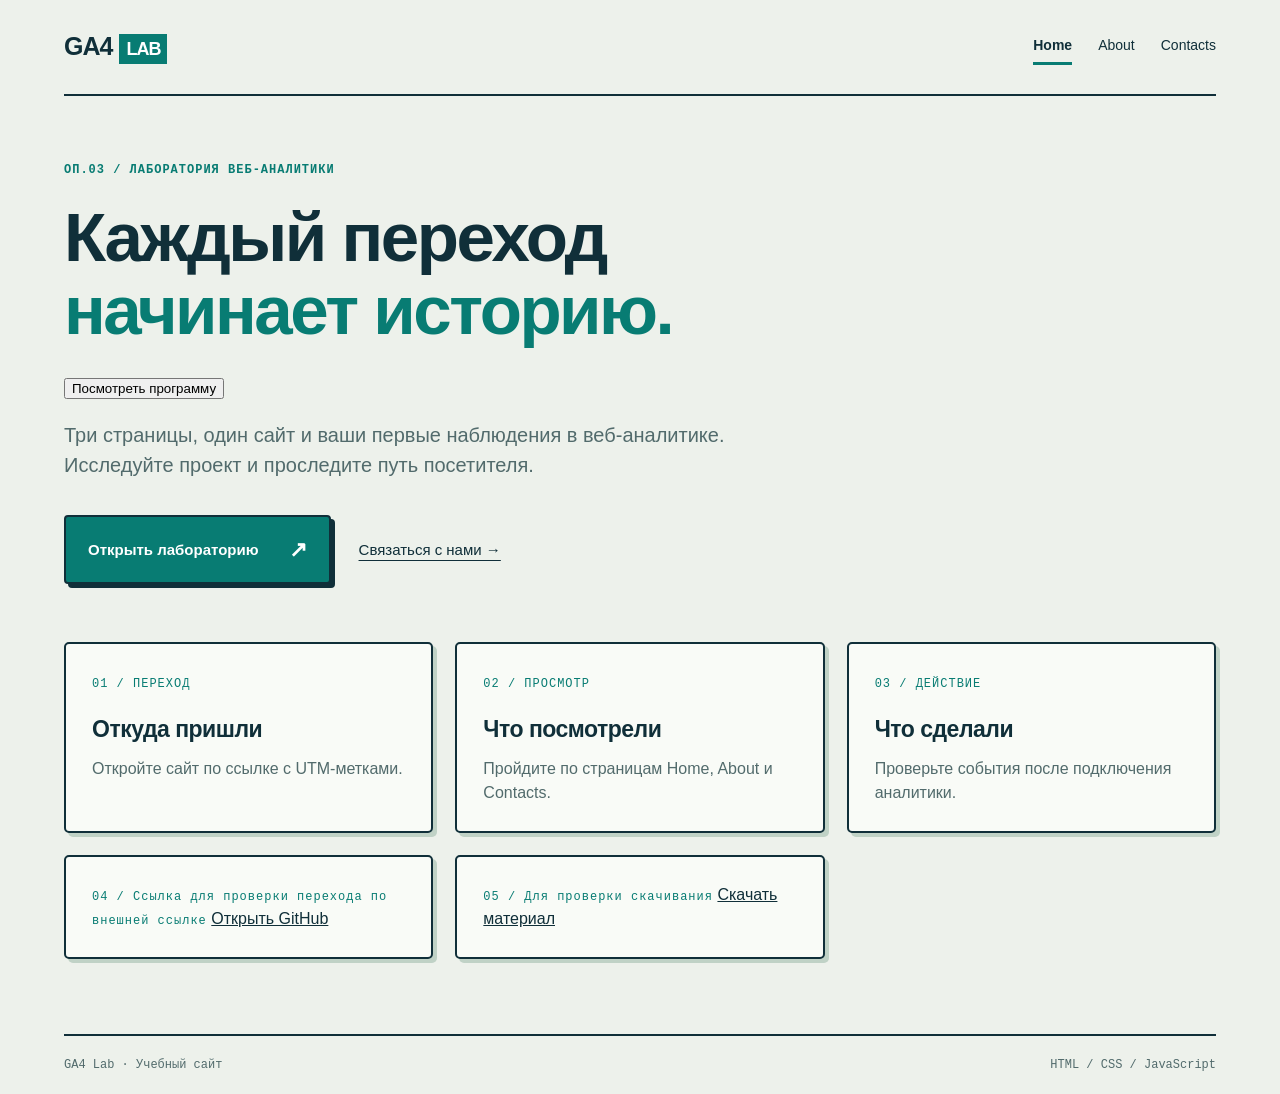
<file: index.html>
<!doctype html>
<html lang="ru">

<head>
  <!-- На занятии вставьте Google Tag сразу после открывающего head. -->
  <!-- Google tag (gtag.js) -->
  <script async src="https://www.googletagmanager.com/gtag/js?id=G-JCLZ7XSDVT"></script>
  <script>
    window.dataLayer = window.dataLayer || [];
    function gtag() { dataLayer.push(arguments); }
    gtag('js', new Date());

    gtag('config', 'G-JCLZ7XSDVT');
  </script>
  <meta charset="utf-8">
  <meta name="viewport" content="width=device-width, initial-scale=1">
  <meta name="description" content="Учебная лаборатория веб-аналитики: страницы, переходы и события.">
  <title>Home — GA4 Lab</title>
  <link rel="stylesheet" href="css/style.css">
  <script src="js/script.js" defer></script>
</head>

<body>
  <header><a class="brand" href="index.html">GA4<span>LAB</span></a>
    <nav aria-label="Основная навигация"><a href="index.html" aria-current="page">Home</a><a
        href="about.html">About</a><a href="contacts.html">Contacts</a></nav>
  </header>
  <main>
    <p class="eyebrow">ОП.03 / ЛАБОРАТОРИЯ ВЕБ-АНАЛИТИКИ</p>
    <h1>Каждый переход<br><em>начинает историю.</em></h1>
    <button id="program-cta" type="button">
      Посмотреть программу
    </button>
    <div id="program-preview" hidden>
      <h2>Программа открыта</h2>
      <p>События, параметры, DebugView и ключевые действия.</p>
    </div>
    <p class="lead">Три страницы, один сайт и ваши первые наблюдения в веб-аналитике. Исследуйте проект и проследите
      путь посетителя.</p>
    <div class="actions"><a class="button" href="about.html">Открыть лабораторию <span>↗</span></a><a class="secondary"
        href="contacts.html">Связаться с нами →</a></div>
    <section class="cards" aria-label="Что можно изучить">
      <article><small>01 / ПЕРЕХОД</small>
        <h2>Откуда пришли</h2>
        <p>Откройте сайт по ссылке с UTM-метками.</p>
      </article>
      <article><small>02 / ПРОСМОТР</small>
        <h2>Что посмотрели</h2>
        <p>Пройдите по страницам Home, About и Contacts.</p>
      </article>
      <article><small>03 / ДЕЙСТВИЕ</small>
        <h2>Что сделали</h2>
        <p>Проверьте события после подключения аналитики.</p>
      </article>
      <article><small>04 / Ссылка для проверки перехода по внешней ссылке</small>
        <a href="https://github.com/" target="_blank" rel="noopener noreferrer">
          Открыть GitHub
        </a>        
      </article>
      <article><small>05 / Для проверки скачивания</small>
        <a href="assets/analytics-guide.pdf" download>
          Скачать материал
        </a>
      </article>
    </section>
  </main>
  <footer><span>GA4 Lab · Учебный сайт</span><span>HTML / CSS / JavaScript</span></footer>
</body>

</html>
</file>
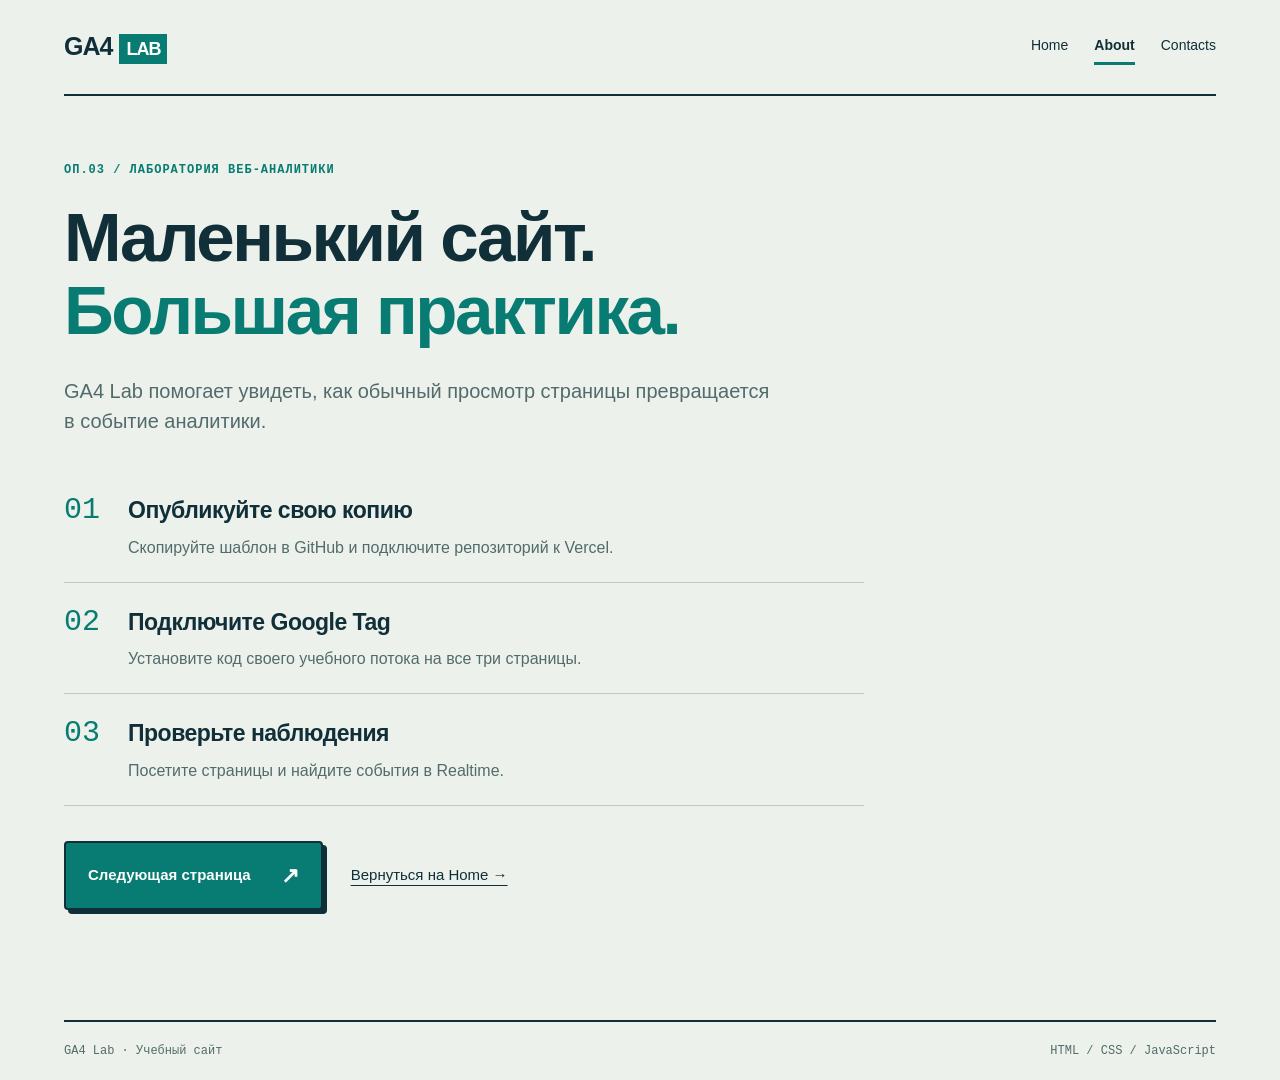
<file: about.html>
<!doctype html>
<html lang="ru">

<head>
  <!-- На занятии вставьте Google Tag сразу после открывающего head. -->
  <!-- Google tag (gtag.js) -->
  <script async src="https://www.googletagmanager.com/gtag/js?id=G-JCLZ7XSDVT"></script>
  <script>
    window.dataLayer = window.dataLayer || [];
    function gtag() { dataLayer.push(arguments); }
    gtag('js', new Date());

    gtag('config', 'G-JCLZ7XSDVT');
  </script>
  <meta charset="utf-8">
  <meta name="viewport" content="width=device-width, initial-scale=1">
  <meta name="description" content="Учебная лаборатория веб-аналитики: страницы, переходы и события.">
  <title>About — GA4 Lab</title>
  <link rel="stylesheet" href="css/style.css">
  <script src="js/script.js" defer></script>
</head>

<body>
  <header><a class="brand" href="index.html">GA4<span>LAB</span></a>
    <nav aria-label="Основная навигация"><a href="index.html">Home</a><a href="about.html"
        aria-current="page">About</a><a href="contacts.html">Contacts</a></nav>
  </header>
  <main>
    <p class="eyebrow">ОП.03 / ЛАБОРАТОРИЯ ВЕБ-АНАЛИТИКИ</p>
    <h1>Маленький сайт.<br><em>Большая практика.</em></h1>
    <p class="lead">GA4 Lab помогает увидеть, как обычный просмотр страницы превращается в событие аналитики.</p>
    <section class="steps" aria-label="Этапы практики">
      <article><b>01</b>
        <div>
          <h2>Опубликуйте свою копию</h2>
          <p>Скопируйте шаблон в GitHub и подключите репозиторий к Vercel.</p>
        </div>
      </article>
      <article><b>02</b>
        <div>
          <h2>Подключите Google Tag</h2>
          <p>Установите код своего учебного потока на все три страницы.</p>
        </div>
      </article>
      <article><b>03</b>
        <div>
          <h2>Проверьте наблюдения</h2>
          <p>Посетите страницы и найдите события в Realtime.</p>
        </div>
      </article>
    </section>
    <div class="actions"><a class="button" href="contacts.html">Следующая страница <span>↗</span></a><a
        class="secondary" href="index.html">Вернуться на Home →</a></div>
  </main>
  <footer><span>GA4 Lab · Учебный сайт</span><span>HTML / CSS / JavaScript</span></footer>
</body>

</html>
</file>
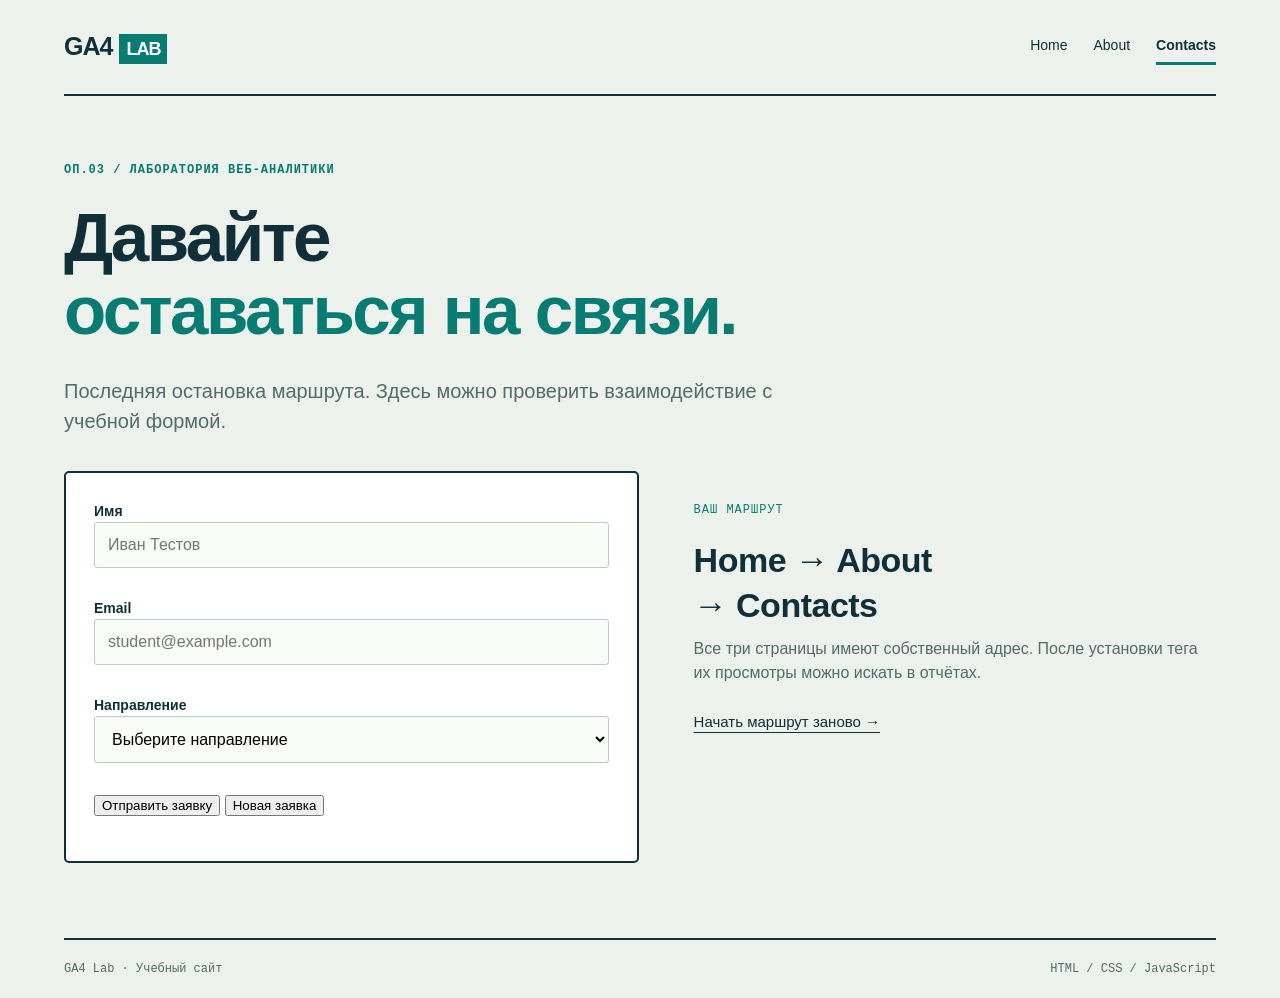
<file: contacts.html>
<!doctype html>
<html lang="ru">

<head>
  <!-- На занятии вставьте Google Tag сразу после открывающего head. -->
  <!-- Google tag (gtag.js) -->
  <script async src="https://www.googletagmanager.com/gtag/js?id=G-JCLZ7XSDVT"></script>
  <script>
    window.dataLayer = window.dataLayer || [];
    function gtag() { dataLayer.push(arguments); }
    gtag('js', new Date());

    gtag('config', 'G-JCLZ7XSDVT');
  </script>
  <meta charset="utf-8">
  <meta name="viewport" content="width=device-width, initial-scale=1">
  <meta name="description" content="Учебная лаборатория веб-аналитики: страницы, переходы и события.">
  <title>Contacts — GA4 Lab</title>
  <link rel="stylesheet" href="css/style.css">
  <script src="js/script.js" defer></script>
</head>

<body>
  <header><a class="brand" href="index.html">GA4<span>LAB</span></a>
    <nav aria-label="Основная навигация"><a href="index.html">Home</a><a href="about.html">About</a><a
        href="contacts.html" aria-current="page">Contacts</a></nav>
  </header>
  <main>
    <p class="eyebrow">ОП.03 / ЛАБОРАТОРИЯ ВЕБ-АНАЛИТИКИ</p>
    <h1>Давайте<br><em>оставаться на связи.</em></h1>
    <p class="lead">Последняя остановка маршрута. Здесь можно проверить взаимодействие с учебной формой.</p>
    <div class="contact-grid">
      <form id="lead-form" action="https://script.google.com/macros/s/AKfycbyLXQihxJaOfjpx7i7JXadzcfMSe6jcl-5RBjsvyLAxAJNcNPCGrWrh_nnUeJxen_2D/exec" method="POST" target="submission-frame">
        <label>Имя
          <input name="name" required maxlength="200" autocomplete="off" placeholder="Иван Тестов">
        </label>
        <label>Email
          <input name="email" type="email" required maxlength="200" autocomplete="off" placeholder="student@example.com">
        </label>
        <label>Направление
          <select name="direction" required>
            <option value="">Выберите направление</option>
            <option value="frontend">Frontend</option>
            <option value="backend">Backend</option>
            <option value="data">Data</option>
          </select>
        </label>
        <input type="hidden" name="request_id" id="request_id">
        <input type="hidden" name="utm_source" id="utm_source">
        <input type="hidden" name="utm_medium" id="utm_medium">
        <input type="hidden" name="utm_campaign" id="utm_campaign">
        <button type="submit">Отправить заявку</button>
        <button type="reset">Новая заявка</button>
        <p id="form-status" role="status"></p>
      </form>
      <iframe name="submission-frame" id="submission-frame" title="Ответ приёмника заявок" hidden></iframe>
      <aside><span class="tag">ВАШ МАРШРУТ</span>
        <h2>Home → About<br>→ Contacts</h2>
        <p>Все три страницы имеют собственный адрес. После установки тега их просмотры можно искать в отчётах.</p><a
          class="secondary" href="index.html">Начать маршрут заново →</a>
      </aside>
    </div>
  </main>
  <footer><span>GA4 Lab · Учебный сайт</span><span>HTML / CSS / JavaScript</span></footer>
</body>

</html>
</file>
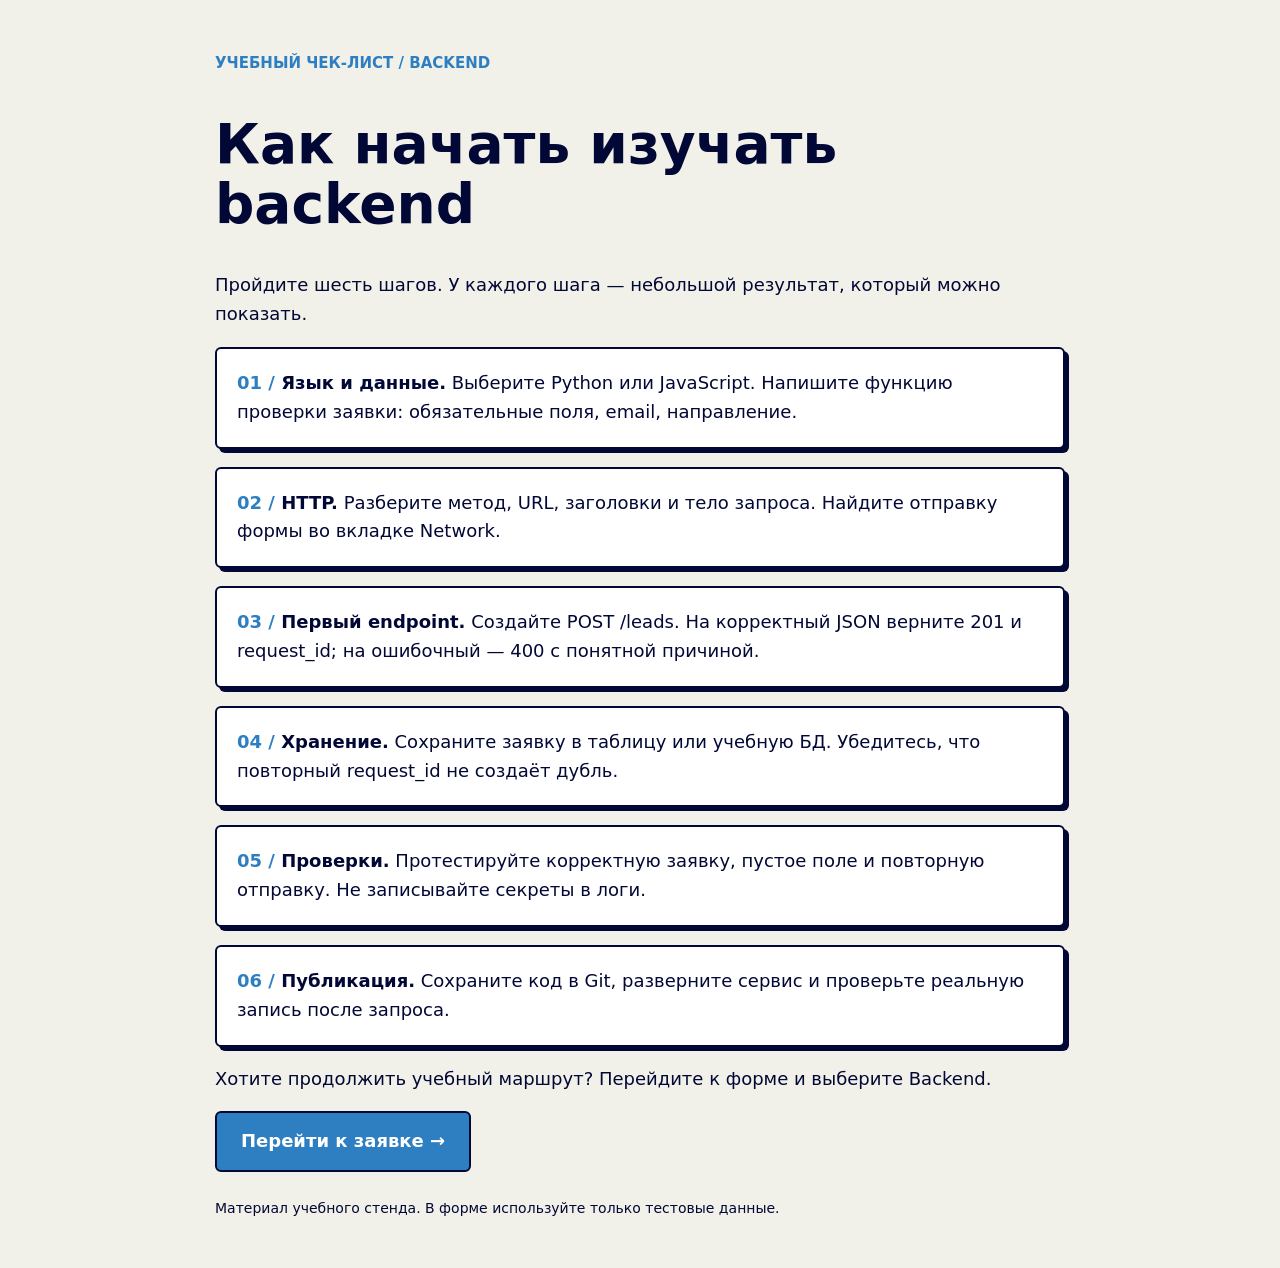
<file: guide.html>
<!doctype html>
<html lang="ru">

<head>
    <meta charset="utf-8">
    <meta name="viewport" content="width=device-width,initial-scale=1">
    <title>Как начать изучать backend · Учебный материал</title>
    <!-- Для другого проекта замените ID в двух строках ниже на ID своего веб-потока. -->
    <script async src="https://www.googletagmanager.com/gtag/js?id=G-JCLZ7XSDVT"></script>
    <script>window.dataLayer = window.dataLayer || []; function gtag() { dataLayer.push(arguments) } gtag('js', new Date()); gtag('config', 'G-JCLZ7XSDVT');</script>
    <style>
        body {
            margin: 0;
            background: #f2f1e9;
            color: #020835;
            font: 18px/1.6 system-ui, sans-serif
        }

        main {
            max-width: 850px;
            margin: 0 auto;
            padding: 48px 22px
        }

        small {
            color: #2d7fc1;
            font-weight: 700
        }

        h1 {
            font-size: clamp(32px, 6vw, 55px);
            line-height: 1.1
        }

        ol {
            padding: 0;
            list-style: none;
            counter-reset: steps
        }

        li {
            counter-increment: steps;
            border: 2px solid #020835;
            padding: 20px;
            margin: 18px 0;
            background: white;
            border-radius: 6px;
            box-shadow: 4px 4px #020835
        }

        li:before {
            content: counter(steps, decimal-leading-zero)' / ';
            color: #2d7fc1;
            font-weight: bold
        }

        a {
            display: inline-block;
            background: #2d7fc1;
            color: white;
            border: 2px solid #020835;
            border-radius: 6px;
            padding: 14px 24px;
            text-decoration: none;
            font-weight: 700
        }

        a:focus-visible {
            outline: 4px solid #be7414;
            outline-offset: 4px
        }

        footer {
            font-size: 14px;
            margin-top: 25px
        }

        code {
            overflow-wrap: anywhere
        }
    </style>
    <script src="js/guide.js" defer></script>
</head>

<body>
    <main><small>УЧЕБНЫЙ ЧЕК-ЛИСТ / BACKEND</small>
        <h1>Как начать изучать backend</h1>
        <p>Пройдите шесть шагов. У каждого шага — небольшой результат, который можно показать.</p>
        <ol>
            <li><b>Язык и данные.</b> Выберите Python или JavaScript. Напишите функцию проверки заявки: обязательные
                поля, email, направление.</li>
            <li><b>HTTP.</b> Разберите метод, URL, заголовки и тело запроса. Найдите отправку формы во вкладке Network.
            </li>
            <li><b>Первый endpoint.</b> Создайте POST /leads. На корректный JSON верните 201 и request_id; на ошибочный
                — 400 с понятной причиной.</li>
            <li><b>Хранение.</b> Сохраните заявку в таблицу или учебную БД. Убедитесь, что повторный request_id не
                создаёт дубль.</li>
            <li><b>Проверки.</b> Протестируйте корректную заявку, пустое поле и повторную отправку. Не записывайте
                секреты в логи.</li>
            <li><b>Публикация.</b> Сохраните код в Git, разверните сервис и проверьте реальную запись после запроса.
            </li>
        </ol>
        <p>Хотите продолжить учебный маршрут? Перейдите к форме и выберите Backend.</p><a id="lead-link"
            href="contacts.html">Перейти к заявке →</a>
        <footer>Материал учебного стенда. В форме используйте только тестовые данные.</footer>
    </main>
</body>

</html>
</file>
<file: css/style.css>
:root {
    --ink: #102f39;
    --paper: #edf1eb;
    --accent: #087c73;
    --line: #b9ccc1;
    --muted: #526b6c
}

* {
    box-sizing: border-box
}

body {
    margin: 0;
    background: var(--paper);
    color: var(--ink);
    font-family: Arial, Helvetica, sans-serif;
    line-height: 1.5
}

a {
    color: inherit
}

header,
main,
footer {
    width: min(1160px, 90%);
    margin: auto
}

header {
    display: flex;
    align-items: center;
    justify-content: space-between;
    padding: 28px 0;
    border-bottom: 2px solid var(--ink)
}

.brand {
    font-size: 25px;
    font-weight: 900;
    text-decoration: none;
    letter-spacing: -1px
}

.brand span {
    background: var(--accent);
    color: white;
    padding: 5px 7px;
    margin-left: 7px;
    font-size: 18px
}

nav {
    display: flex;
    gap: 26px
}

nav a {
    text-decoration: none;
    font-size: 14px;
    padding: 6px 0
}

nav a[aria-current] {
    border-bottom: 3px solid var(--accent);
    font-weight: bold
}

main {
    padding: 65px 0 75px;
    min-height: calc(100vh - 185px)
}

.eyebrow,
small,
.tag {
    font-family: monospace;
    font-size: 12px;
    letter-spacing: 1px
}

.eyebrow {
    color: var(--accent);
    font-weight: bold;
    margin: 0 0 22px
}

h1 {
    font-size: clamp(38px, 5.4vw, 72px);
    line-height: 1.07;
    letter-spacing: -2.5px;
    margin: 0 0 28px;
    font-weight: 800
}

h1 em {
    font-style: normal;
    color: var(--accent)
}

.lead {
    font-size: 20px;
    max-width: 710px;
    color: var(--muted);
    margin-bottom: 30px
}

.actions {
    display: flex;
    gap: 28px;
    align-items: center;
    margin: 35px 0
}

.button {
    display: inline-flex;
    justify-content: space-between;
    gap: 30px;
    align-items: center;
    background: var(--accent);
    color: white;
    border: 2px solid var(--ink);
    padding: 16px 22px;
    border-radius: 4px;
    text-decoration: none;
    font-size: 15px;
    font-weight: bold;
    box-shadow: 4px 4px 0 var(--ink);
    cursor: pointer
}

.button:hover {
    background: #075f59;
    transform: translateY(-2px)
}

.button span {
    font-size: 22px
}

.secondary {
    text-underline-offset: 5px;
    font-size: 15px
}

.cards {
    display: grid;
    grid-template-columns: repeat(3, 1fr);
    gap: 22px;
    margin-top: 58px
}

.cards article {
    padding: 26px;
    background: #f9fbf7;
    border: 2px solid var(--ink);
    border-radius: 5px;
    box-shadow: 4px 4px 0 #c0d2c6
}

.cards small {
    color: var(--accent)
}

h2 {
    font-size: 23px;
    letter-spacing: -.5px;
    margin: 18px 0 10px
}

article p,
aside p {
    color: var(--muted);
    margin: 0
}

.steps {
    max-width: 800px;
    margin: 35px 0
}

.steps article {
    display: flex;
    gap: 28px;
    padding: 22px 0;
    border-bottom: 1px solid var(--line)
}

.steps article>b {
    font: 30px monospace;
    color: var(--accent)
}

.steps h2 {
    margin: 0 0 8px
}

.contact-grid {
    display: grid;
    grid-template-columns: 1.1fr 1fr;
    gap: 55px;
    margin-top: 35px
}

form {
    background: white;
    border: 2px solid var(--ink);
    border-radius: 5px;
    padding: 28px
}

label {
    display: block;
    font-weight: bold;
    font-size: 14px;
    margin-bottom: 8px
}

input,
select {
    width: 100%;
    padding: 13px;
    font: 16px Arial;
    border: 1px solid var(--line);
    border-radius: 3px;
    background: #f9fbf7;
    margin-bottom: 22px
}

form small {
    display: block;
    color: var(--muted);
    letter-spacing: 0;
    line-height: 1.6
}

#form-status {
    color: var(--accent);
    font-weight: bold
}

aside {
    padding: 25px 0
}

.tag {
    color: var(--accent)
}

aside h2 {
    font-size: 34px;
    line-height: 1.3
}

aside p {
    margin-bottom: 25px
}

footer {
    border-top: 2px solid var(--ink);
    padding: 22px 0;
    display: flex;
    justify-content: space-between;
    font: 12px monospace;
    color: var(--muted)
}

:focus-visible {
    outline: 3px solid #df9509;
    outline-offset: 5px
}

@media(max-width:700px) {
    header {
        padding: 22px 0
    }

    nav {
        gap: 14px
    }

    nav a {
        font-size: 12px
    }

    main {
        padding: 38px 0
    }

    h1 {
        letter-spacing: -1.5px
    }

    .lead {
        font-size: 17px
    }

    .cards,
    .contact-grid {
        grid-template-columns: 1fr;
        gap: 20px
    }

    .cards {
        margin-top: 38px
    }

    .actions {
        align-items: flex-start;
        flex-direction: column;
        gap: 22px
    }

    footer {
        gap: 12px;
        flex-wrap: wrap
    }

    .contact-grid {
        gap: 10px
    }
}

@media(prefers-reduced-motion:no-preference) {
    main {
        animation: appear .45s ease
    }

    .button {
        transition: background .15s, transform .15s
    }

    @keyframes appear {
        from {
            opacity: 0;
            transform: translateY(12px)
        }

        to {
            opacity: 1;
            transform: none
        }
    }
}
</file>
